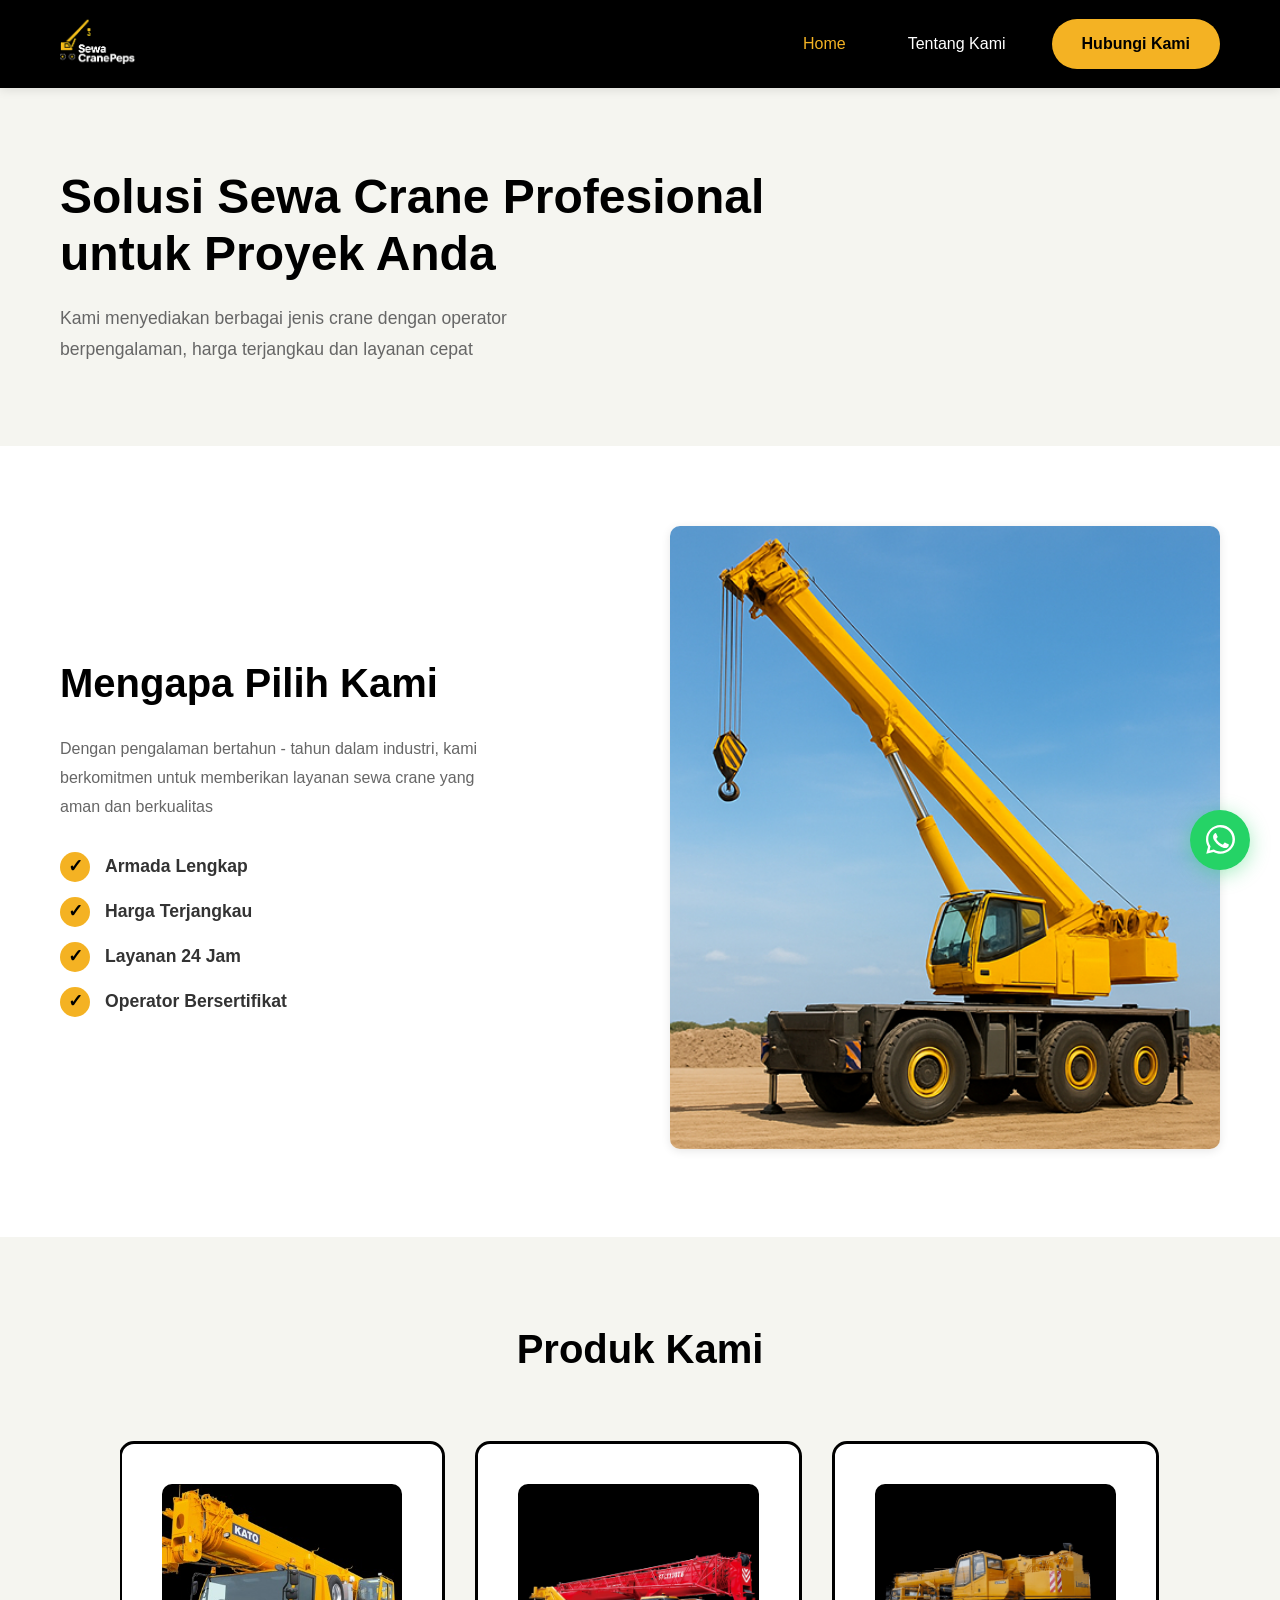
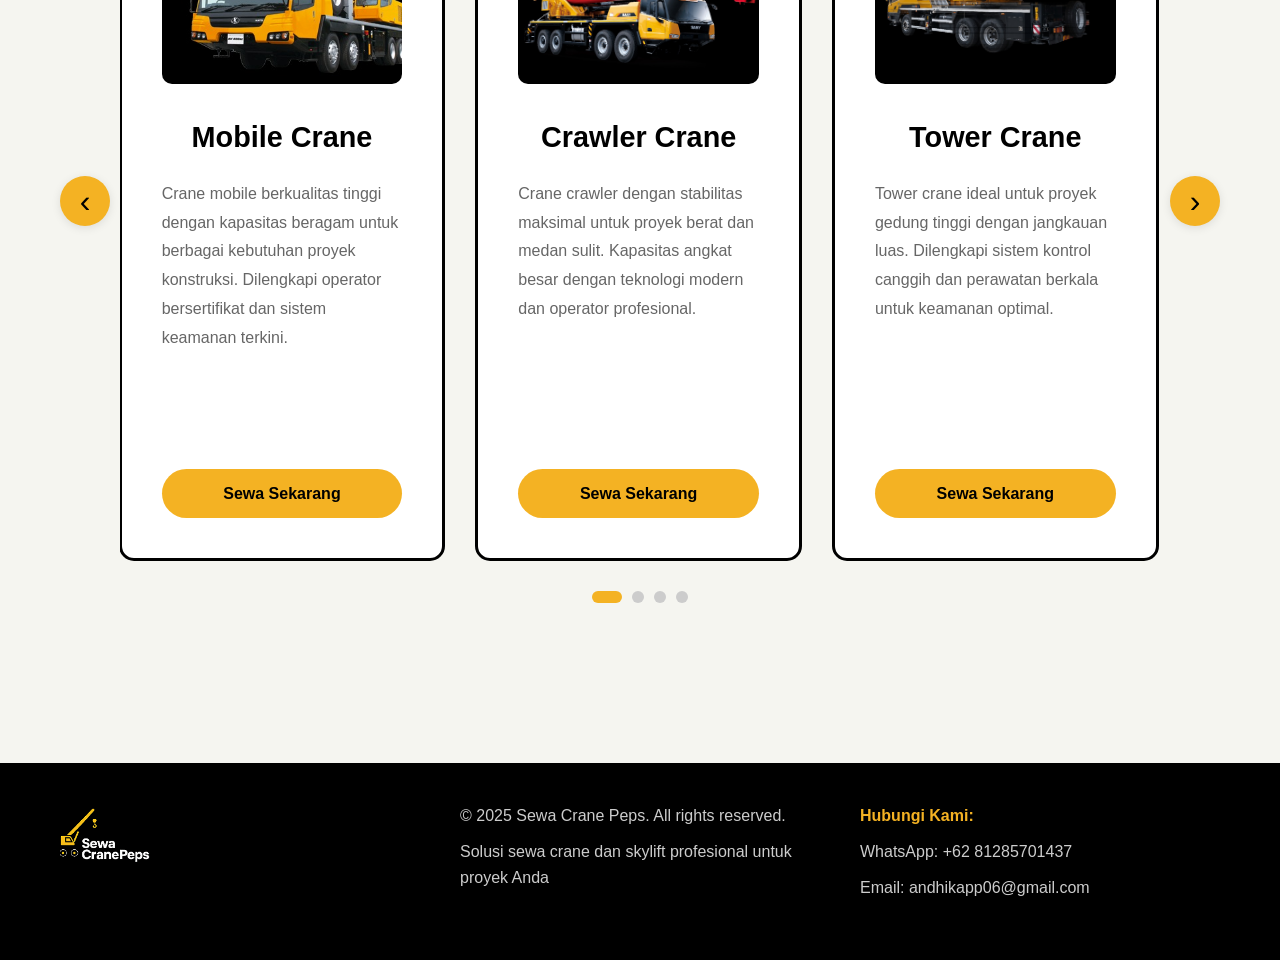
<file: index.html>
<!DOCTYPE html>
<html lang="id">
<head>
    <meta charset="UTF-8">
    <meta name="viewport" content="width=device-width, initial-scale=1.0">
    <title>Sewa Crane Peps - Solusi Sewa Crane Profesional</title>
    <meta name="description" content="Sewa crane dan skylift profesional dengan operator berpengalaman, harga terjangkau, dan layanan 24 jam">
    <link rel="icon" type="image/png" href="images/logo.png">
    <link rel="stylesheet" href="css/styles.css">
</head>
<body>
    <!-- Header -->
    <header class="header">
        <nav class="nav container">
            <div class="nav-logo">
                <img src="images/logo.png" alt="Sewa Crane Peps Logo" class="logo">
            </div>
            <button class="nav-toggle" id="nav-toggle" aria-label="Toggle navigation">
                <span></span>
                <span></span>
                <span></span>
            </button>
            <ul class="nav-menu" id="nav-menu">
                <li><a href="index.html" class="nav-link active">Home</a></li>
                <li><a href="tentang-kami.html" class="nav-link">Tentang Kami</a></li>
                <li><a href="hubungi-kami.html" class="btn btn-primary">Hubungi Kami</a></li>
            </ul>
        </nav>
    </header>

    <!-- Hero Section -->
    <section class="hero">
        <div class="container">
            <div class="hero-content">
                <h1 class="hero-title">
                    Solusi Sewa Crane Profesional<br>
                    untuk Proyek Anda
                </h1>
                <p class="hero-subtitle">
                    Kami menyediakan berbagai jenis crane dengan operator<br>
                    berpengalaman, harga terjangkau dan layanan cepat
                </p>
            </div>
        </div>
    </section>

    <!-- Why Choose Us Section -->
    <section class="why-choose-us">
        <div class="container">
            <div class="why-choose-content">
                <div class="why-text">
                    <h2 class="section-title">Mengapa Pilih Kami</h2>
                    <p class="section-description">
                        Dengan pengalaman bertahun - tahun dalam industri, kami<br>
                        berkomitmen untuk memberikan layanan sewa crane yang<br>
                        aman dan berkualitas
                    </p>
                    <ul class="features-list">
                        <li class="feature-item">
                            <span class="check-icon">✓</span>
                            <span class="feature-text">Armada Lengkap</span>
                        </li>
                        <li class="feature-item">
                            <span class="check-icon">✓</span>
                            <span class="feature-text">Harga Terjangkau</span>
                        </li>
                        <li class="feature-item">
                            <span class="check-icon">✓</span>
                            <span class="feature-text">Layanan 24 Jam</span>
                        </li>
                        <li class="feature-item">
                            <span class="check-icon">✓</span>
                            <span class="feature-text">Operator Bersertifikat</span>
                        </li>
                    </ul>
                </div>
                <div class="why-image">
                    <img src="images/crane-photo.jpg" alt="Crane Profesional" class="crane-photo">
                </div>
            </div>
        </div>
    </section>

    <!-- Products Section -->
    <section class="products">
        <div class="container">
            <h2 class="section-title">Produk Kami</h2>
            <div class="carousel-container">
                <button class="carousel-btn carousel-prev" aria-label="Previous">‹</button>
                <div class="carousel-wrapper">
                    <div class="carousel-track">
                        <!-- Crane Card 1 -->
                        <div class="product-card">
                            <div class="product-icon">
                                <img src="images/crane1.jpeg" alt="Mobile Crane" class="product-image">
                            </div>
                            <h3 class="product-title">Mobile Crane</h3>
                            <p class="product-description">
                                Crane mobile berkualitas tinggi dengan kapasitas beragam untuk berbagai kebutuhan proyek konstruksi. Dilengkapi operator bersertifikat dan sistem keamanan terkini.
                            </p>
                            <a href="https://wa.me/6281285701437?text=Halo,%20saya%20ingin%20bertanya%20tentang%20jasa%20sewa%20mobile%20crane" class="btn btn-primary" target="_blank" rel="noopener">Sewa Sekarang</a>
                        </div>

                        <!-- Crane Card 2 -->
                        <div class="product-card">
                            <div class="product-icon">
                                <img src="images/crane2.jpeg" alt="Crawler Crane" class="product-image">
                            </div>
                            <h3 class="product-title">Crawler Crane</h3>
                            <p class="product-description">
                                Crane crawler dengan stabilitas maksimal untuk proyek berat dan medan sulit. Kapasitas angkat besar dengan teknologi modern dan operator profesional.
                            </p>
                            <a href="https://wa.me/6281285701437?text=Halo,%20saya%20ingin%20bertanya%20tentang%20jasa%20sewa%20crawler%20crane" class="btn btn-primary" target="_blank" rel="noopener">Sewa Sekarang</a>
                        </div>

                        <!-- Crane Card 3 -->
                        <div class="product-card">
                            <div class="product-icon">
                                <img src="images/crane3.jpeg" alt="Tower Crane" class="product-image">
                            </div>
                            <h3 class="product-title">Tower Crane</h3>
                            <p class="product-description">
                                Tower crane ideal untuk proyek gedung tinggi dengan jangkauan luas. Dilengkapi sistem kontrol canggih dan perawatan berkala untuk keamanan optimal.
                            </p>
                            <a href="https://wa.me/6281285701437?text=Halo,%20saya%20ingin%20bertanya%20tentang%20jasa%20sewa%20tower%20crane" class="btn btn-primary" target="_blank" rel="noopener">Sewa Sekarang</a>
                        </div>

                        <!-- Skylift Service Card -->
                        <div class="product-card">
                            <div class="product-icon">
                                <img src="images/skylift1.jpeg" alt="Skylift" class="product-image">
                            </div>
                            <h3 class="product-title">Jasa Sewa Skylift</h3>
                            <p class="product-description">
                                Skylift sangat cocok digunakan untuk perawatan gedung, pemasangan reklame, perbaikan listrik, hingga pekerjaan konstruksi ringan. Dengan armada modern dan operator berpengalaman, kami pastikan pekerjaan di ketinggian lebih aman, cepat, dan efisien.
                            </p>
                            <a href="https://wa.me/6281285701437?text=Halo,%20saya%20ingin%20bertanya%20tentang%20jasa%20sewa%20skylift" class="btn btn-primary" target="_blank" rel="noopener">Sewa Skylift Sekarang</a>
                        </div>
                    </div>
                </div>
                <button class="carousel-btn carousel-next" aria-label="Next">›</button>
            </div>
            <div class="carousel-dots"></div>
        </div>
    </section>

    <!-- Footer -->
    <footer class="footer">
        <div class="container">
            <div class="footer-content">
                <div class="footer-logo">
                    <img src="images/logo.png" alt="Sewa Crane Peps" class="logo">
                </div>
                <div class="footer-info">
                    <p>&copy; 2025 Sewa Crane Peps. All rights reserved.</p>
                    <p>Solusi sewa crane dan skylift profesional untuk proyek Anda</p>
                </div>
                <div class="footer-contact">
                    <p><strong>Hubungi Kami:</strong></p>
                    <p>WhatsApp: +62 81285701437</p>
                    <p>Email: andhikapp06@gmail.com</p>
                </div>
            </div>
        </div>
    </footer>

    <!-- Floating WhatsApp Button -->
    <a href="https://wa.me/6281285701437?text=Halo,%20saya%20ingin%20bertanya%20tentang%20jasa%20sewa%20crane" class="whatsapp-float" target="_blank" rel="noopener" aria-label="Chat WhatsApp">
        <svg width="60" height="60" viewBox="0 0 60 60" fill="none" xmlns="http://www.w3.org/2000/svg">
            <circle cx="30" cy="30" r="30" fill="#25D366"/>
            <path d="M30.5 15C22.492 15 16 21.492 16 29.5C16 32.125 16.758 34.575 18.067 36.667L16.25 43.75L23.583 41.967C25.608 43.142 27.975 43.833 30.5 43.833C38.508 43.833 45 37.342 45 29.333C45 21.325 38.508 15 30.5 15ZM30.5 17.5C37.208 17.5 42.5 22.792 42.5 29.5C42.5 36.208 37.208 41.5 30.5 41.5C28.233 41.5 26.125 40.867 24.333 39.792L23.75 39.458L19.583 40.417L20.558 36.333L20.192 35.708C18.983 33.842 18.25 31.65 18.25 29.333C18.25 22.625 23.542 17.333 30.25 17.333L30.5 17.5ZM25.417 23.333C25.167 23.333 24.75 23.417 24.417 23.833C24.083 24.25 23.083 25.167 23.083 27.083C23.083 29 24.5 30.833 24.667 31.083C24.917 31.333 27.417 35.25 31.333 36.917C34.583 38.333 35.25 38.083 35.917 38C36.583 37.917 38.167 37.083 38.5 36.167C38.833 35.25 38.833 34.5 38.75 34.333C38.667 34.167 38.417 34.083 38 33.917C37.583 33.75 35.75 32.833 35.333 32.667C34.917 32.5 34.667 32.417 34.417 32.833C34.167 33.25 33.5 34.083 33.25 34.333C33 34.583 32.75 34.583 32.333 34.417C31.917 34.25 30.5 33.792 28.833 32.333C27.583 31.167 26.75 29.75 26.5 29.333C26.25 28.917 26.458 28.667 26.625 28.5C26.792 28.333 27 28.083 27.167 27.833C27.333 27.583 27.417 27.417 27.583 27.167C27.75 26.917 27.667 26.667 27.583 26.5C27.5 26.333 26.708 24.5 26.333 23.667C25.958 22.917 25.583 23 25.333 23L25.417 23.333Z" fill="white"/>
        </svg>
    </a>

    <script src="js/main.js"></script>
</body>
</html>
</file>
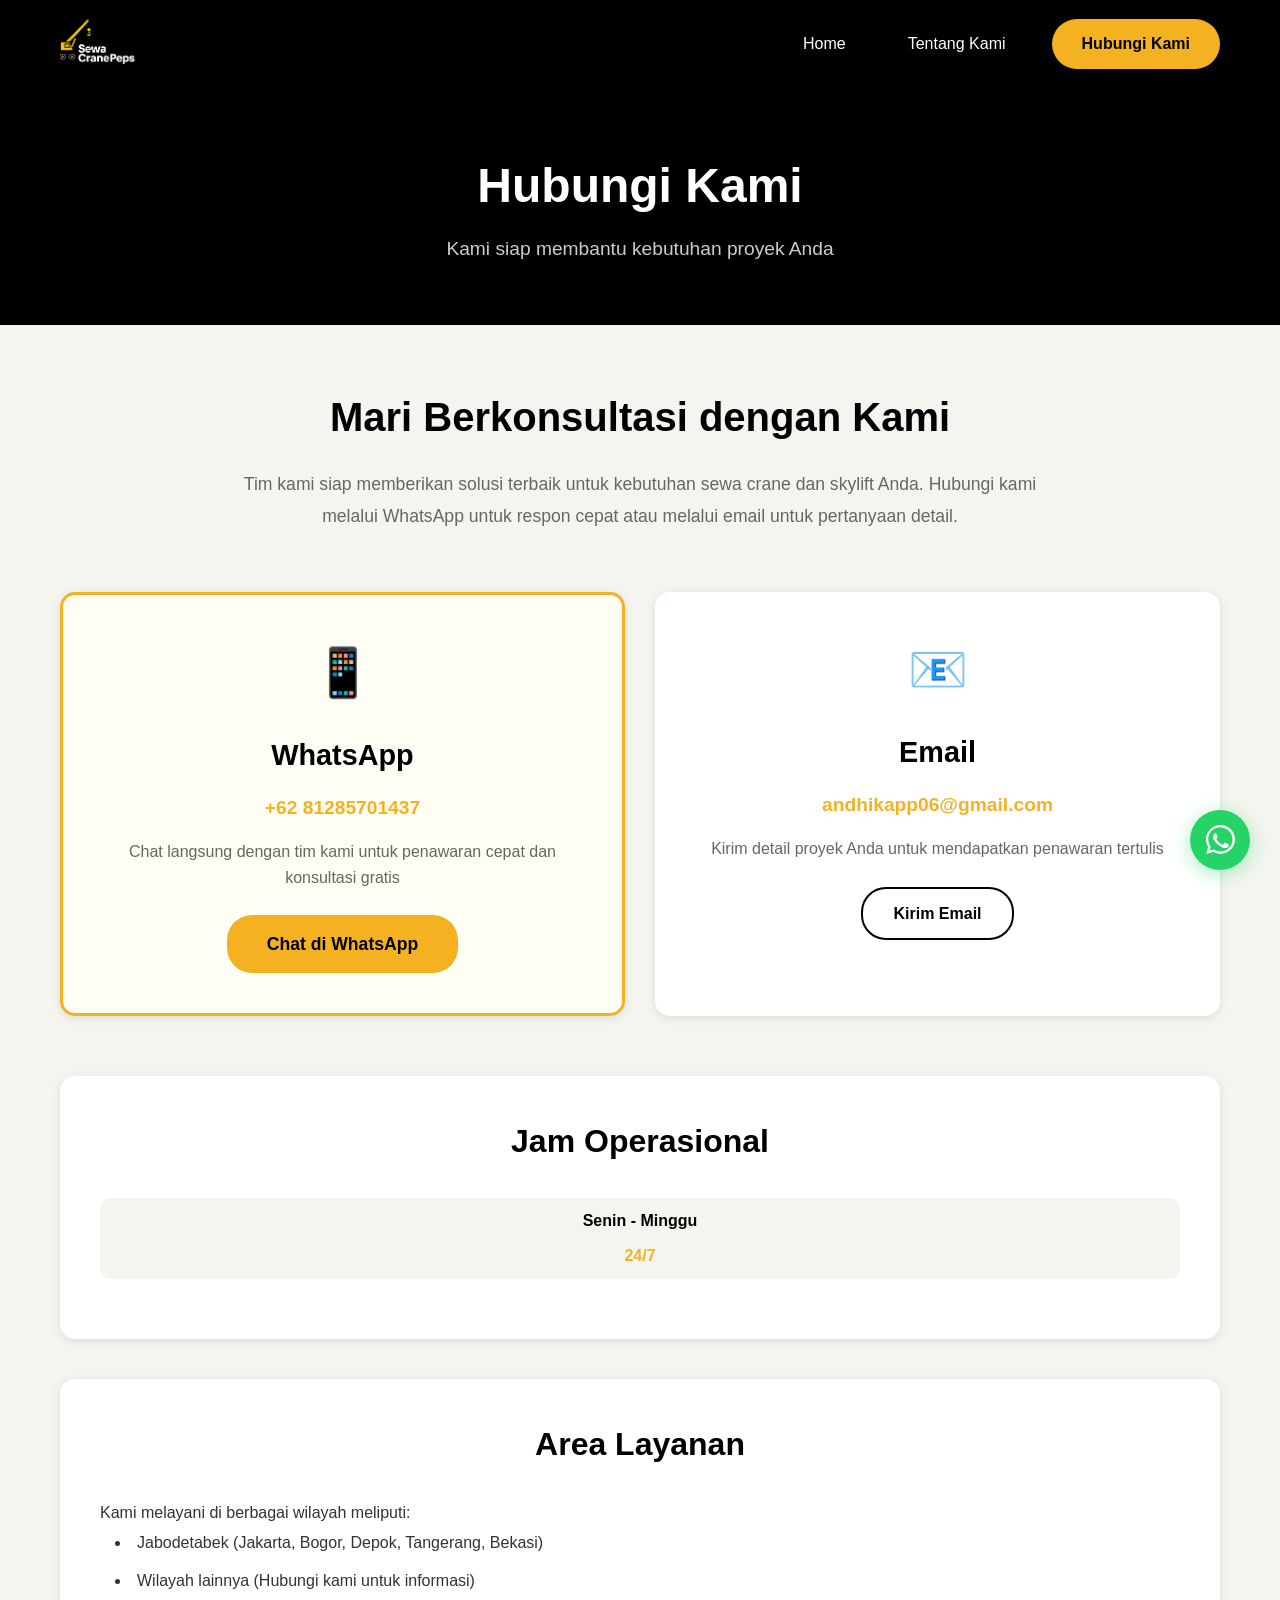
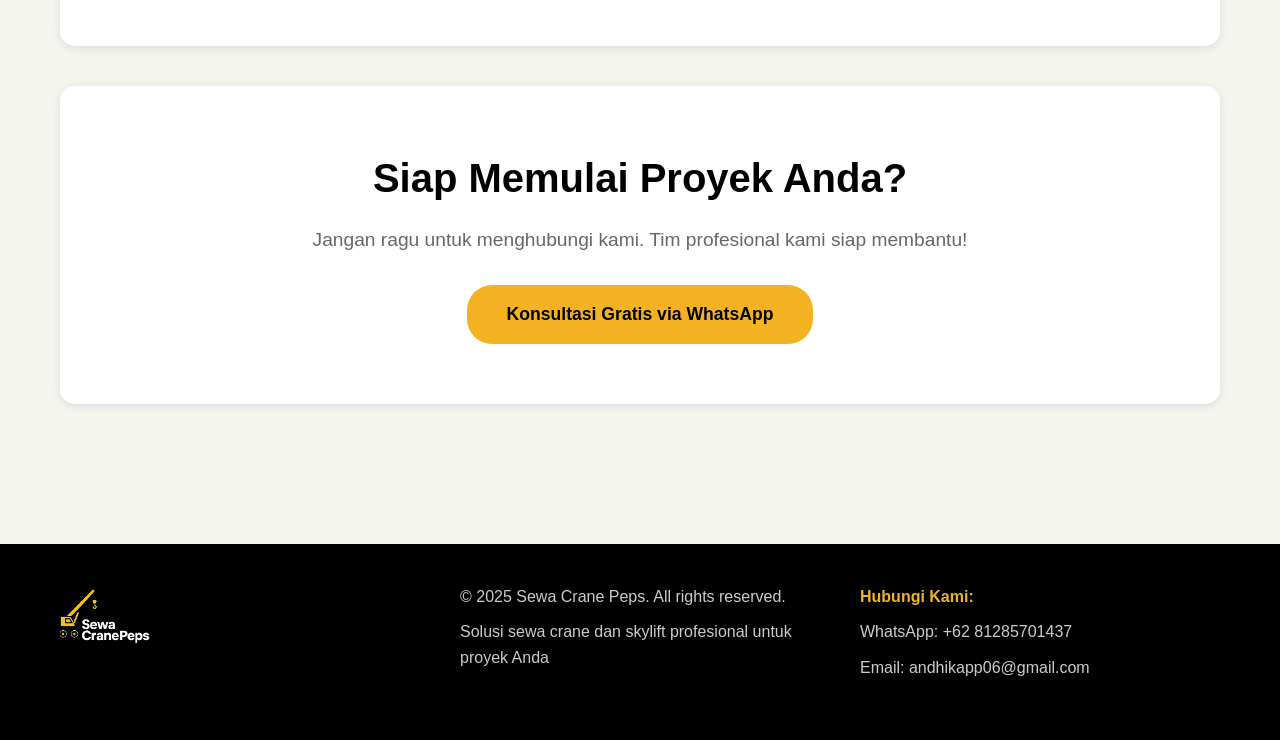
<file: hubungi-kami.html>
<!DOCTYPE html>
<html lang="id">
<head>
    <meta charset="UTF-8">
    <meta name="viewport" content="width=device-width, initial-scale=1.0">
    <title>Hubungi Kami - Sewa Crane Peps</title>
    <meta name="description" content="Hubungi Sewa Crane Peps untuk kebutuhan sewa crane dan skylift profesional">
    <link rel="icon" type="image/png" href="images/logo.png">
    <link rel="stylesheet" href="css/styles.css">
</head>
<body>
    <!-- Header -->
    <header class="header">
        <nav class="nav container">
            <div class="nav-logo">
                <img src="images/logo.png" alt="Sewa Crane Peps Logo" class="logo">
            </div>
            <button class="nav-toggle" id="nav-toggle" aria-label="Toggle navigation">
                <span></span>
                <span></span>
                <span></span>
            </button>
            <ul class="nav-menu" id="nav-menu">
                <li><a href="index.html" class="nav-link">Home</a></li>
                <li><a href="tentang-kami.html" class="nav-link">Tentang Kami</a></li>
                <li><a href="hubungi-kami.html" class="btn btn-primary">Hubungi Kami</a></li>
            </ul>
        </nav>
    </header>

    <!-- Page Header -->
    <section class="page-header">
        <div class="container">
            <h1>Hubungi Kami</h1>
            <p>Kami siap membantu kebutuhan proyek Anda</p>
        </div>
    </section>

    <!-- Contact Content -->
    <section class="contact-content">
        <div class="container">
            <div class="contact-intro">
                <h2>Mari Berkonsultasi dengan Kami</h2>
                <p>
                    Tim kami siap memberikan solusi terbaik untuk kebutuhan sewa crane dan skylift Anda. 
                    Hubungi kami melalui WhatsApp untuk respon cepat atau melalui email untuk pertanyaan detail.
                </p>
            </div>

            <div class="contact-grid">
                <!-- WhatsApp Contact -->
                <div class="contact-card featured">
                    <div class="contact-icon">📱</div>
                    <h3>WhatsApp</h3>
                    <p class="contact-detail">+62 81285701437</p>
                    <p class="contact-description">
                        Chat langsung dengan tim kami untuk penawaran cepat dan konsultasi gratis
                    </p>
                    <a href="https://wa.me/6281234567890?text=Halo,%20saya%20ingin%20bertanya%20tentang%20jasa%20sewa%20crane%20dan%20skylift" class="btn btn-primary btn-large" target="_blank" rel="noopener">
                        Chat di WhatsApp
                    </a>
                </div>

                <!-- Email Contact -->
                <div class="contact-card">
                    <div class="contact-icon">📧</div>
                    <h3>Email</h3>
                    <p class="contact-detail">andhikapp06@gmail.com</p>
                    <p class="contact-description">
                        Kirim detail proyek Anda untuk mendapatkan penawaran tertulis
                    </p>
                    <a href="mailto:andhikapp06@gmail.com" class="btn btn-secondary">
                        Kirim Email
                    </a>
                </div>
            </div>

            <!-- Operating Hours -->
            <div class="operating-hours">
                <h2>Jam Operasional</h2>
                <div class="hours-grid">
                    <div class="hours-item">
                        <span class="day">Senin - Minggu</span>
                        <span class="time">24/7</span>
                    </div>
                </div>
            </div>

            <!-- Service Areas -->
            <div class="service-areas">
                <h2>Area Layanan</h2>
                <p>Kami melayani di berbagai wilayah meliputi:</p>
                <ul class="areas-list">
                    <li>Jabodetabek (Jakarta, Bogor, Depok, Tangerang, Bekasi)</li>
                    <li>Wilayah lainnya (Hubungi kami untuk informasi)</li>
                </ul>
            </div>

            <!-- CTA Section -->
            <div class="cta-section">
                <h2>Siap Memulai Proyek Anda?</h2>
                <p>Jangan ragu untuk menghubungi kami. Tim profesional kami siap membantu!</p>
                <a href="https://wa.me/6281234567890?text=Halo,%20saya%20ingin%20berkonsultasi%20tentang%20sewa%20crane" class="btn btn-primary btn-large" target="_blank" rel="noopener">
                    Konsultasi Gratis via WhatsApp
                </a>
            </div>
        </div>
    </section>

    <!-- Footer -->
    <footer class="footer">
        <div class="container">
            <div class="footer-content">
                <div class="footer-logo">
                    <img src="images/logo.png" alt="Sewa Crane Peps" class="logo">
                </div>
                <div class="footer-info">
                    <p>&copy; 2025 Sewa Crane Peps. All rights reserved.</p>
                    <p>Solusi sewa crane dan skylift profesional untuk proyek Anda</p>
                </div>
                <div class="footer-contact">
                    <p><strong>Hubungi Kami:</strong></p>
                    <p>WhatsApp: +62 81285701437</p>
                    <p>Email: andhikapp06@gmail.com</p>
                </div>
            </div>
        </div>
    </footer>

    <!-- Floating WhatsApp Button -->
    <a href="https://wa.me/6281285701437?text=Halo,%20saya%20ingin%20bertanya%20tentang%20jasa%20sewa%20crane" class="whatsapp-float" target="_blank" rel="noopener" aria-label="Chat WhatsApp">
        <svg width="60" height="60" viewBox="0 0 60 60" fill="none" xmlns="http://www.w3.org/2000/svg">
            <circle cx="30" cy="30" r="30" fill="#25D366"/>
            <path d="M30.5 15C22.492 15 16 21.492 16 29.5C16 32.125 16.758 34.575 18.067 36.667L16.25 43.75L23.583 41.967C25.608 43.142 27.975 43.833 30.5 43.833C38.508 43.833 45 37.342 45 29.333C45 21.325 38.508 15 30.5 15ZM30.5 17.5C37.208 17.5 42.5 22.792 42.5 29.5C42.5 36.208 37.208 41.5 30.5 41.5C28.233 41.5 26.125 40.867 24.333 39.792L23.75 39.458L19.583 40.417L20.558 36.333L20.192 35.708C18.983 33.842 18.25 31.65 18.25 29.333C18.25 22.625 23.542 17.333 30.25 17.333L30.5 17.5ZM25.417 23.333C25.167 23.333 24.75 23.417 24.417 23.833C24.083 24.25 23.083 25.167 23.083 27.083C23.083 29 24.5 30.833 24.667 31.083C24.917 31.333 27.417 35.25 31.333 36.917C34.583 38.333 35.25 38.083 35.917 38C36.583 37.917 38.167 37.083 38.5 36.167C38.833 35.25 38.833 34.5 38.75 34.333C38.667 34.167 38.417 34.083 38 33.917C37.583 33.75 35.75 32.833 35.333 32.667C34.917 32.5 34.667 32.417 34.417 32.833C34.167 33.25 33.5 34.083 33.25 34.333C33 34.583 32.75 34.583 32.333 34.417C31.917 34.25 30.5 33.792 28.833 32.333C27.583 31.167 26.75 29.75 26.5 29.333C26.25 28.917 26.458 28.667 26.625 28.5C26.792 28.333 27 28.083 27.167 27.833C27.333 27.583 27.417 27.417 27.583 27.167C27.75 26.917 27.667 26.667 27.583 26.5C27.5 26.333 26.708 24.5 26.333 23.667C25.958 22.917 25.583 23 25.333 23L25.417 23.333Z" fill="white"/>
        </svg>
    </a>

    <script src="js/main.js"></script>
</body>
</html>
</file>
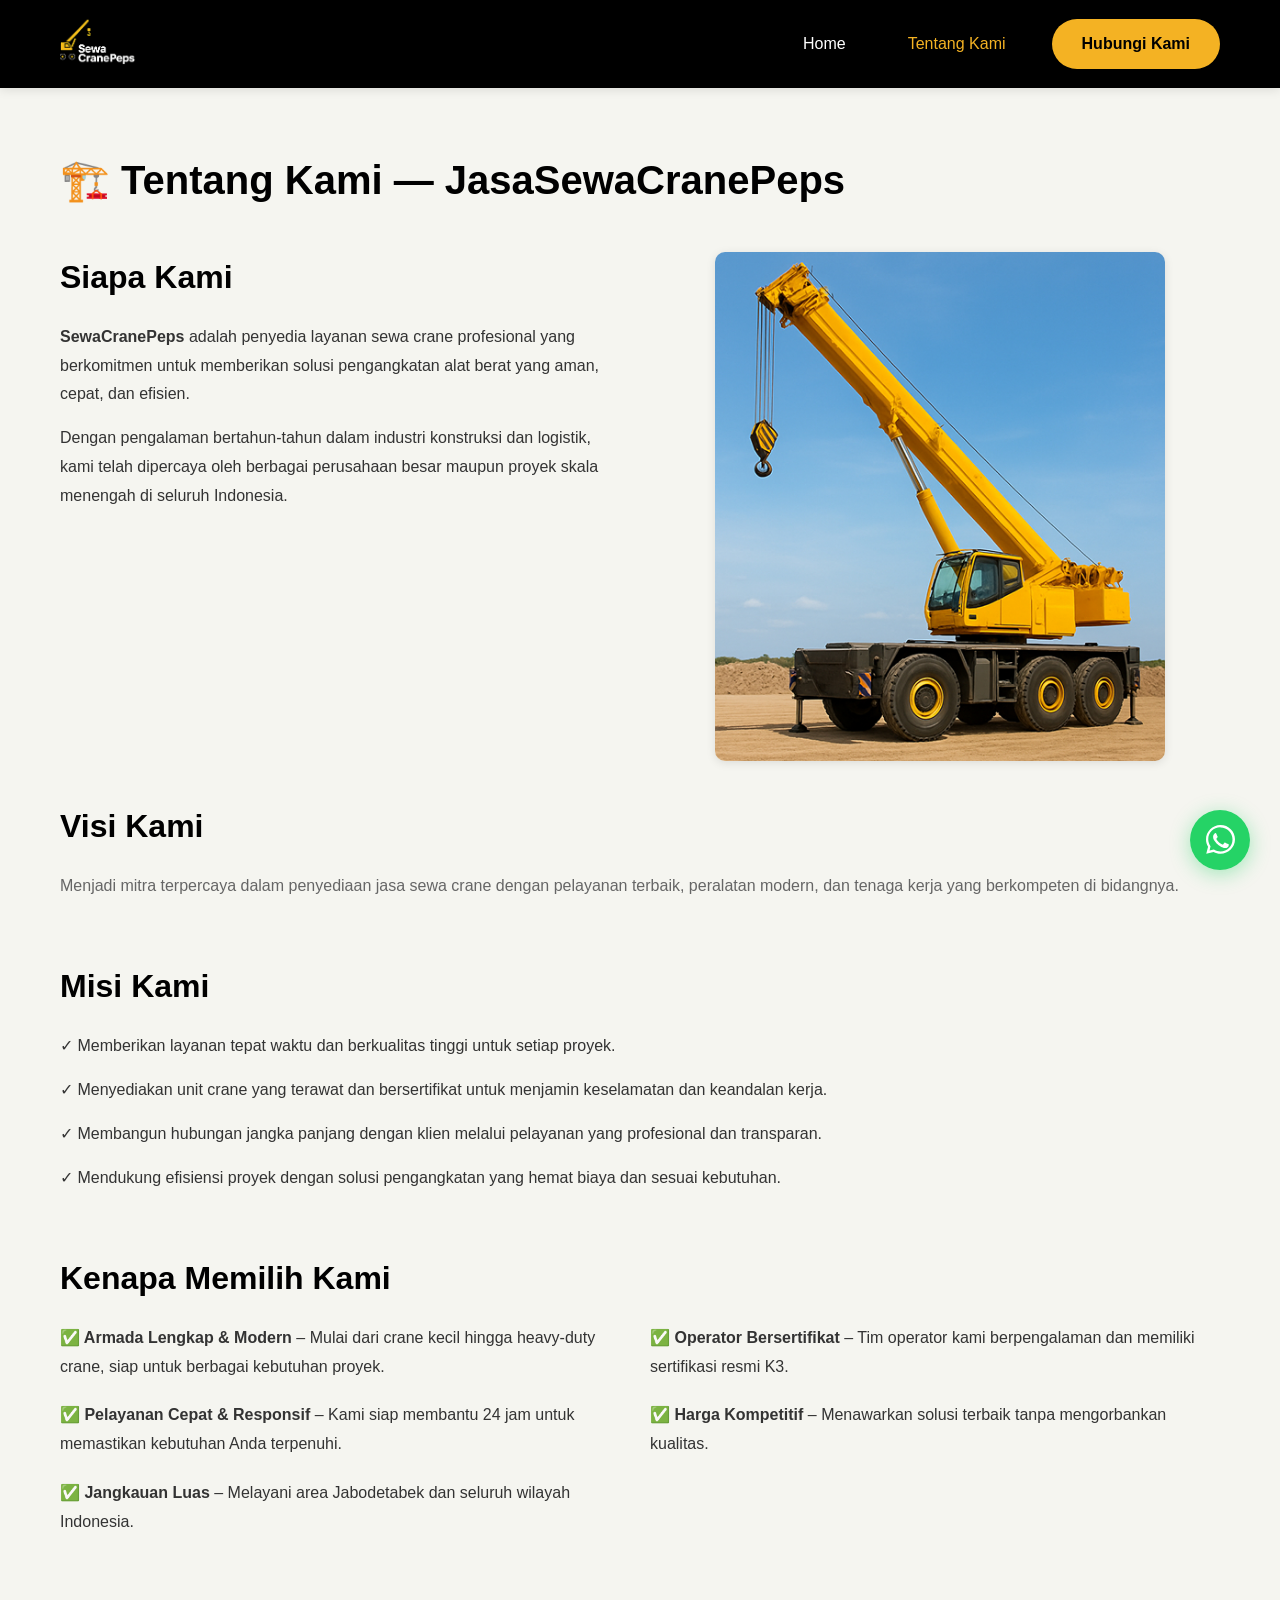
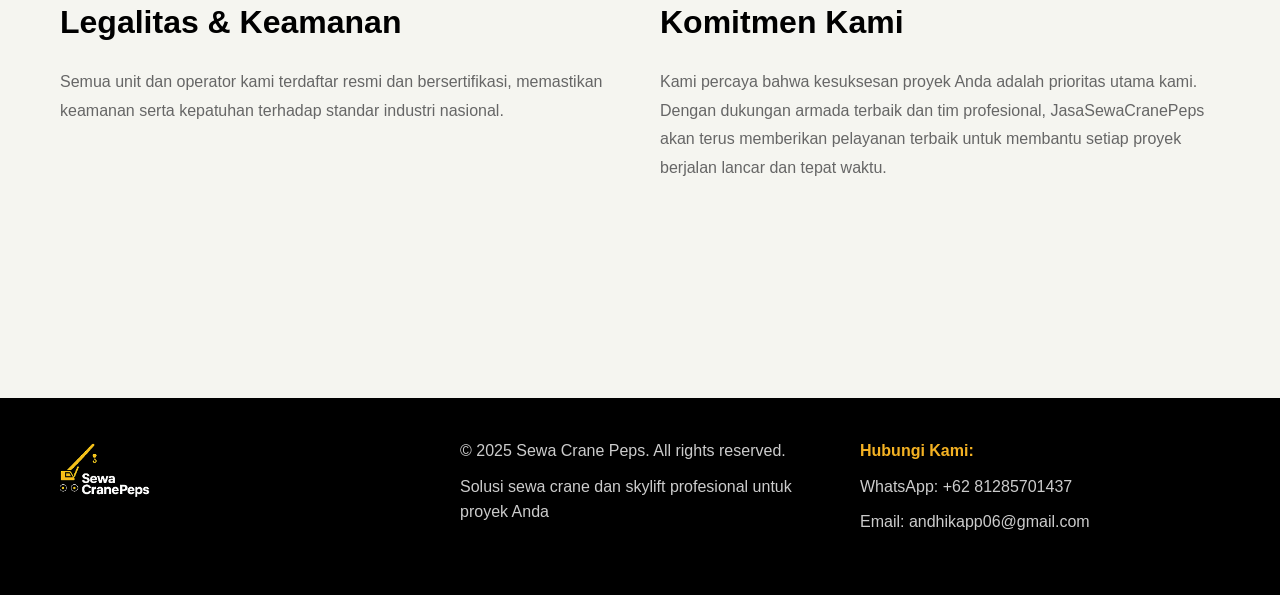
<file: tentang-kami.html>
<!DOCTYPE html>
<html lang="id">
<head>
    <meta charset="UTF-8">
    <meta name="viewport" content="width=device-width, initial-scale=1.0">
    <title>Tentang Kami - Sewa Crane Peps</title>
    <meta name="description" content="Tentang Sewa Crane Peps - Penyedia jasa sewa crane dan skylift profesional dengan pengalaman bertahun-tahun">
    <link rel="icon" type="image/png" href="images/logo.png">
    <link rel="stylesheet" href="css/styles.css">
</head>
<body>
    <!-- Header -->
    <header class="header">
        <nav class="nav container">
            <div class="nav-logo">
                <img src="images/logo.png" alt="Sewa Crane Peps Logo" class="logo">
            </div>
            <button class="nav-toggle" id="nav-toggle" aria-label="Toggle navigation">
                <span></span>
                <span></span>
                <span></span>
            </button>
            <ul class="nav-menu" id="nav-menu">
                <li><a href="index.html" class="nav-link">Home</a></li>
                <li><a href="tentang-kami.html" class="nav-link active">Tentang Kami</a></li>
                <li><a href="hubungi-kami.html" class="btn btn-primary">Hubungi Kami</a></li>
            </ul>
        </nav>
    </header>

    <!-- About Content -->
    <section class="about-content">
        <div class="container">
            <!-- Page Title -->
            <div class="about-title">
                <h1>🏗️ Tentang Kami — JasaSewaCranePeps</h1>
            </div>

            <!-- Siapa Kami Section with Image -->
            <div class="about-intro">
                <div class="about-intro-text">
                    <h2>Siapa Kami</h2>
                    <p>
                        <strong>SewaCranePeps</strong> adalah penyedia layanan sewa crane profesional yang berkomitmen untuk memberikan solusi pengangkatan alat berat yang aman, cepat, dan efisien.
                    </p>
                    <p>
                        Dengan pengalaman bertahun-tahun dalam industri konstruksi dan logistik, kami telah dipercaya oleh berbagai perusahaan besar maupun proyek skala menengah di seluruh Indonesia.
                    </p>
                </div>
                <div class="about-intro-image">
                    <img src="images/crane-photo.jpg" alt="Crane Profesional" class="crane-photo">
                </div>
            </div>

            <!-- Visi Section -->
            <div class="about-section">
                <h2>Visi Kami</h2>
                <p>
                    Menjadi mitra terpercaya dalam penyediaan jasa sewa crane dengan pelayanan terbaik, peralatan modern, dan tenaga kerja yang berkompeten di bidangnya.
                </p>
            </div>

            <!-- Misi Section -->
            <div class="about-section">
                <h2>Misi Kami</h2>
                <ul class="mission-list">
                    <li>✓ Memberikan layanan tepat waktu dan berkualitas tinggi untuk setiap proyek.</li>
                    <li>✓ Menyediakan unit crane yang terawat dan bersertifikat untuk menjamin keselamatan dan keandalan kerja.</li>
                    <li>✓ Membangun hubungan jangka panjang dengan klien melalui pelayanan yang profesional dan transparan.</li>
                    <li>✓ Mendukung efisiensi proyek dengan solusi pengangkatan yang hemat biaya dan sesuai kebutuhan.</li>
                </ul>
            </div>

            <!-- Kenapa Memilih Kami Section -->
            <div class="about-section">
                <h2>Kenapa Memilih Kami</h2>
                <div class="why-choose-list">
                    <div class="why-item">
                        <p><strong>✅ Armada Lengkap & Modern</strong> – Mulai dari crane kecil hingga heavy-duty crane, siap untuk berbagai kebutuhan proyek.</p>
                    </div>
                    <div class="why-item">
                        <p><strong>✅ Operator Bersertifikat</strong> – Tim operator kami berpengalaman dan memiliki sertifikasi resmi K3.</p>
                    </div>
                    <div class="why-item">
                        <p><strong>✅ Pelayanan Cepat & Responsif</strong> – Kami siap membantu 24 jam untuk memastikan kebutuhan Anda terpenuhi.</p>
                    </div>
                    <div class="why-item">
                        <p><strong>✅ Harga Kompetitif</strong> – Menawarkan solusi terbaik tanpa mengorbankan kualitas.</p>
                    </div>
                    <div class="why-item">
                        <p><strong>✅ Jangkauan Luas</strong> – Melayani area Jabodetabek dan seluruh wilayah Indonesia.</p>
                    </div>
                </div>
            </div>

            <!-- Bottom Two Columns -->
            <div class="about-bottom-grid">
                <!-- Legalitas & Keamanan -->
                <div class="about-section">
                    <h2>Legalitas & Keamanan</h2>
                    <p>
                        Semua unit dan operator kami terdaftar resmi dan bersertifikasi, memastikan keamanan serta kepatuhan terhadap standar industri nasional.
                    </p>
                </div>

                <!-- Komitmen Kami -->
                <div class="about-section">
                    <h2>Komitmen Kami</h2>
                    <p>
                        Kami percaya bahwa kesuksesan proyek Anda adalah prioritas utama kami. Dengan dukungan armada terbaik dan tim profesional, JasaSewaCranePeps akan terus memberikan pelayanan terbaik untuk membantu setiap proyek berjalan lancar dan tepat waktu.
                    </p>
                </div>
            </div>
        </div>
    </section>

    <!-- Footer -->
    <footer class="footer">
        <div class="container">
            <div class="footer-content">
                <div class="footer-logo">
                    <img src="images/logo.png" alt="Sewa Crane Peps" class="logo">
                </div>
                <div class="footer-info">
                    <p>&copy; 2025 Sewa Crane Peps. All rights reserved.</p>
                    <p>Solusi sewa crane dan skylift profesional untuk proyek Anda</p>
                </div>
                <div class="footer-contact">
                    <p><strong>Hubungi Kami:</strong></p>
                    <p>WhatsApp: +62 81285701437</p>
                    <p>Email: andhikapp06@gmail.com</p>
                </div>
            </div>
        </div>
    </footer>

    <!-- Floating WhatsApp Button -->
    <a href="https://wa.me/6281285701437?text=Halo,%20saya%20ingin%20bertanya%20tentang%20jasa%20sewa%20crane" class="whatsapp-float" target="_blank" rel="noopener" aria-label="Chat WhatsApp">
        <svg width="60" height="60" viewBox="0 0 60 60" fill="none" xmlns="http://www.w3.org/2000/svg">
            <circle cx="30" cy="30" r="30" fill="#25D366"/>
            <path d="M30.5 15C22.492 15 16 21.492 16 29.5C16 32.125 16.758 34.575 18.067 36.667L16.25 43.75L23.583 41.967C25.608 43.142 27.975 43.833 30.5 43.833C38.508 43.833 45 37.342 45 29.333C45 21.325 38.508 15 30.5 15ZM30.5 17.5C37.208 17.5 42.5 22.792 42.5 29.5C42.5 36.208 37.208 41.5 30.5 41.5C28.233 41.5 26.125 40.867 24.333 39.792L23.75 39.458L19.583 40.417L20.558 36.333L20.192 35.708C18.983 33.842 18.25 31.65 18.25 29.333C18.25 22.625 23.542 17.333 30.25 17.333L30.5 17.5ZM25.417 23.333C25.167 23.333 24.75 23.417 24.417 23.833C24.083 24.25 23.083 25.167 23.083 27.083C23.083 29 24.5 30.833 24.667 31.083C24.917 31.333 27.417 35.25 31.333 36.917C34.583 38.333 35.25 38.083 35.917 38C36.583 37.917 38.167 37.083 38.5 36.167C38.833 35.25 38.833 34.5 38.75 34.333C38.667 34.167 38.417 34.083 38 33.917C37.583 33.75 35.75 32.833 35.333 32.667C34.917 32.5 34.667 32.417 34.417 32.833C34.167 33.25 33.5 34.083 33.25 34.333C33 34.583 32.75 34.583 32.333 34.417C31.917 34.25 30.5 33.792 28.833 32.333C27.583 31.167 26.75 29.75 26.5 29.333C26.25 28.917 26.458 28.667 26.625 28.5C26.792 28.333 27 28.083 27.167 27.833C27.333 27.583 27.417 27.417 27.583 27.167C27.75 26.917 27.667 26.667 27.583 26.5C27.5 26.333 26.708 24.5 26.333 23.667C25.958 22.917 25.583 23 25.333 23L25.417 23.333Z" fill="white"/>
        </svg>
    </a>

    <script src="js/main.js"></script>
</body>
</html>
</file>
<file: css/styles.css>
/* ===============================================
   RESET & VARIABLES
   =============================================== */

* {
    margin: 0;
    padding: 0;
    box-sizing: border-box;
}

:root {
    --primary-color: #F4B223;
    --secondary-color: #000000;
    --background-color: #F5F5F0;
    --white: #FFFFFF;
    --text-dark: #333333;
    --text-light: #666666;
    --border-color: #E0E0E0;
    --shadow: 0 2px 10px rgba(0, 0, 0, 0.1);
    --shadow-hover: 0 4px 20px rgba(0, 0, 0, 0.15);
}

body {
    font-family: -apple-system, BlinkMacSystemFont, 'Segoe UI', Arial, sans-serif;
    line-height: 1.6;
    color: var(--text-dark);
    background-color: var(--background-color);
}

.container {
    max-width: 1200px;
    margin: 0 auto;
    padding: 0 20px;
}

/* ===============================================
   HEADER & NAVIGATION
   =============================================== */

.header {
    background-color: var(--secondary-color);
    padding: 15px 0;
    position: sticky;
    top: 0;
    z-index: 1000;
    box-shadow: var(--shadow);
}

.nav {
    display: flex;
    justify-content: space-between;
    align-items: center;
}

.nav-logo .logo {
    height: 50px;
    width: auto;
}

.nav-menu {
    display: flex;
    list-style: none;
    gap: 30px;
    align-items: center;
}

.nav-link {
    color: var(--white);
    text-decoration: none;
    font-weight: 500;
    transition: color 0.3s;
    padding: 8px 16px;
}

.nav-link:hover,
.nav-link.active {
    color: var(--primary-color);
}

.nav-toggle {
    display: none;
    flex-direction: column;
    background: none;
    border: none;
    cursor: pointer;
    padding: 5px;
}

.nav-toggle span {
    width: 25px;
    height: 3px;
    background-color: var(--white);
    margin: 3px 0;
    transition: 0.3s;
}

/* ===============================================
   BUTTONS
   =============================================== */

.btn {
    display: inline-block;
    padding: 12px 30px;
    text-decoration: none;
    border-radius: 25px;
    font-weight: 600;
    transition: all 0.3s;
    border: none;
    cursor: pointer;
    text-align: center;
}

.btn-primary {
    background-color: var(--primary-color);
    color: var(--secondary-color);
}

.btn-primary:hover {
    background-color: #E5A310;
    transform: translateY(-2px);
    box-shadow: var(--shadow-hover);
}

.btn-secondary {
    background-color: transparent;
    color: var(--secondary-color);
    border: 2px solid var(--secondary-color);
}

.btn-secondary:hover {
    background-color: var(--secondary-color);
    color: var(--white);
}

.btn-large {
    padding: 15px 40px;
    font-size: 1.1rem;
}

/* ===============================================
   HERO SECTION
   =============================================== */

.hero {
    padding: 80px 0;
    background-color: var(--background-color);
}

.hero-content {
    max-width: 800px;
}

.hero-title {
    font-size: 3rem;
    font-weight: 700;
    color: var(--secondary-color);
    margin-bottom: 20px;
    line-height: 1.2;
}

.hero-subtitle {
    font-size: 1.1rem;
    color: var(--text-light);
    line-height: 1.8;
}

/* ===============================================
   WHY CHOOSE US SECTION
   =============================================== */

.why-choose-us {
    padding: 80px 0;
    background-color: var(--white);
}

.why-choose-content {
    display: grid;
    grid-template-columns: 1fr 1fr;
    gap: 60px;
    align-items: center;
}

.section-title {
    font-size: 2.5rem;
    font-weight: 700;
    color: var(--secondary-color);
    margin-bottom: 20px;
}

.section-description {
    color: var(--text-light);
    margin-bottom: 30px;
    line-height: 1.8;
}

.features-list {
    list-style: none;
}

.feature-item {
    display: flex;
    align-items: center;
    margin-bottom: 15px;
    font-size: 1.1rem;
}

.check-icon {
    width: 30px;
    height: 30px;
    background-color: var(--primary-color);
    color: var(--secondary-color);
    border-radius: 50%;
    display: flex;
    align-items: center;
    justify-content: center;
    margin-right: 15px;
    font-weight: bold;
    flex-shrink: 0;
}

.feature-text {
    font-weight: 600;
    color: var(--text-dark);
}

.why-image .crane-photo {
    width: 100%;
    height: auto;
    border-radius: 10px;
    box-shadow: var(--shadow);
}

/* ===============================================
   PRODUCTS SECTION
   =============================================== */

.products {
    padding: 80px 0;
    background-color: var(--background-color);
}

.products .section-title {
    text-align: center;
    margin-bottom: 60px;
}

/* Carousel Styles */
.carousel-container {
    position: relative;
    max-width: 1200px;
    margin: 0 auto;
    padding: 0 60px;
}

.carousel-wrapper {
    overflow: hidden;
    margin: 0 auto;
    min-height: 600px;
}

.carousel-track {
    display: flex;
    gap: 30px;
}

.product-card {
    background-color: var(--white);
    padding: 40px;
    border-radius: 15px;
    border: 3px solid var(--secondary-color);
    text-align: center;
    transition: all 0.3s;
    flex: 0 0 calc(33.333% - 20px);
    min-width: calc(33.333% - 20px);
    display: flex;
    flex-direction: column;
}

.product-card:hover {
    transform: translateY(-5px);
    box-shadow: var(--shadow-hover);
}

.product-icon {
    margin-bottom: 30px;
    display: flex;
    justify-content: center;
    align-items: center;
    min-height: 200px;
}

.product-icon .product-image {
    width: 100%;
    height: 200px;
    object-fit: cover;
    border-radius: 10px;
}

.product-title {
    font-size: 1.8rem;
    font-weight: 700;
    color: var(--secondary-color);
    margin-bottom: 20px;
}

.product-description {
    color: var(--text-light);
    line-height: 1.8;
    margin-bottom: 30px;
    text-align: left;
    flex-grow: 1;
}

/* Carousel Navigation Buttons */
.carousel-btn {
    position: absolute;
    top: 50%;
    transform: translateY(-50%);
    background-color: var(--primary-color);
    color: var(--secondary-color);
    border: none;
    width: 50px;
    height: 50px;
    border-radius: 50%;
    font-size: 2rem;
    cursor: pointer;
    display: flex;
    align-items: center;
    justify-content: center;
    z-index: 10;
    transition: all 0.3s;
    box-shadow: var(--shadow);
}

.carousel-btn:hover {
    background-color: #E5A310;
    transform: translateY(-50%) scale(1.1);
    box-shadow: var(--shadow-hover);
}

.carousel-prev {
    left: 0;
}

.carousel-next {
    right: 0;
}

/* Carousel Dots */
.carousel-dots {
    display: flex;
    justify-content: center;
    gap: 10px;
    margin-top: 30px;
}

.carousel-dot {
    width: 12px;
    height: 12px;
    border-radius: 50%;
    background-color: #CCCCCC;
    border: none;
    cursor: pointer;
    transition: all 0.3s;
}

.carousel-dot.active {
    background-color: var(--primary-color);
    width: 30px;
    border-radius: 6px;
}

/* ===============================================
   FOOTER
   =============================================== */

.footer {
    background-color: var(--secondary-color);
    color: var(--white);
    padding: 40px 0 20px;
    margin-top: 80px;
}

.footer-content {
    display: grid;
    grid-template-columns: repeat(3, 1fr);
    gap: 40px;
    padding-bottom: 30px;
}

.footer-logo .logo {
    height: 60px;
    width: auto;
}

.footer-info p,
.footer-contact p {
    margin-bottom: 10px;
    color: #CCCCCC;
}

.footer-contact strong {
    color: var(--primary-color);
}

/* ===============================================
   PAGE HEADER (for About & Contact pages)
   =============================================== */

.page-header {
    background-color: var(--secondary-color);
    color: var(--white);
    padding: 60px 0;
    text-align: center;
}

.page-header h1 {
    font-size: 3rem;
    margin-bottom: 10px;
}

.page-header p {
    font-size: 1.2rem;
    color: #CCCCCC;
}

/* ===============================================
   ABOUT PAGE STYLES
   =============================================== */

.about-content {
    padding: 60px 0;
}

.about-section {
    margin-bottom: 60px;
}

.about-section h2 {
    font-size: 2rem;
    margin-bottom: 20px;
    color: var(--secondary-color);
}

.about-section p,
.about-section ul {
    color: var(--text-light);
    line-height: 1.8;
    margin-bottom: 15px;
}

.vision-mission {
    display: grid;
    grid-template-columns: repeat(2, 1fr);
    gap: 30px;
    margin-top: 30px;
}

.vm-card {
    background-color: var(--white);
    padding: 30px;
    border-radius: 10px;
    box-shadow: var(--shadow);
}

.vm-card h3 {
    color: var(--primary-color);
    margin-bottom: 15px;
    font-size: 1.5rem;
}

.vm-card ul {
    list-style-position: inside;
}

.vm-card li {
    margin-bottom: 10px;
}

.advantages-grid {
    display: grid;
    grid-template-columns: repeat(3, 1fr);
    gap: 30px;
    margin-top: 30px;
}

.advantage-card {
    background-color: var(--white);
    padding: 30px;
    border-radius: 10px;
    box-shadow: var(--shadow);
    text-align: center;
    transition: all 0.3s;
}

.advantage-card:hover {
    transform: translateY(-5px);
    box-shadow: var(--shadow-hover);
}

.advantage-icon {
    font-size: 3rem;
    margin-bottom: 15px;
}

.advantage-card h3 {
    color: var(--secondary-color);
    margin-bottom: 15px;
    font-size: 1.3rem;
}

.experience-list {
    list-style-position: inside;
    margin-top: 20px;
}

.experience-list li {
    margin-bottom: 12px;
    padding-left: 10px;
}

.cta-section {
    background-color: var(--white);
    padding: 60px;
    border-radius: 15px;
    text-align: center;
    box-shadow: var(--shadow);
    margin-top: 40px;
}

.cta-section h2 {
    font-size: 2.5rem;
    margin-bottom: 15px;
    color: var(--secondary-color);
}

.cta-section p {
    font-size: 1.2rem;
    color: var(--text-light);
    margin-bottom: 30px;
}

/* New About Page Styles */
.about-title {
    text-align: left;
    margin-bottom: 40px;
}

.about-title h1 {
    font-size: 2.5rem;
    color: var(--secondary-color);
    font-weight: 700;
}

.about-intro {
    display: grid;
    grid-template-columns: 1fr 1fr;
    gap: 40px;
    align-items: start;
    margin-bottom: 40px;
}

.about-intro-text h2 {
    font-size: 2rem;
    color: var(--secondary-color);
    margin-bottom: 20px;
    font-weight: 700;
}

.about-intro-text p {
    color: var(--text-dark);
    line-height: 1.8;
    margin-bottom: 15px;
}

.about-intro-image {
    display: flex;
    justify-content: center;
    align-items: flex-start;
}

.about-intro-image .crane-photo {
    width: 100%;
    max-width: 450px;
    height: auto;
    border-radius: 10px;
    box-shadow: var(--shadow);
}

.mission-list {
    list-style: none;
    margin-top: 20px;
}

.mission-list li {
    color: var(--text-dark);
    line-height: 1.8;
    margin-bottom: 15px;
    padding-left: 0;
}

.why-choose-list {
    display: grid;
    grid-template-columns: repeat(2, 1fr);
    gap: 20px;
    margin-top: 20px;
}

.why-item p {
    color: var(--text-dark);
    line-height: 1.8;
    margin: 0;
}

.about-bottom-grid {
    display: grid;
    grid-template-columns: repeat(2, 1fr);
    gap: 40px;
    margin-top: 40px;
}

/* ===============================================
   CONTACT PAGE STYLES
   =============================================== */

.contact-content {
    padding: 60px 0;
}

.contact-intro {
    text-align: center;
    max-width: 800px;
    margin: 0 auto 60px;
}

.contact-intro h2 {
    font-size: 2.5rem;
    color: var(--secondary-color);
    margin-bottom: 20px;
}

.contact-intro p {
    font-size: 1.1rem;
    color: var(--text-light);
    line-height: 1.8;
}

.contact-grid {
    display: grid;
    grid-template-columns: repeat(2, 1fr);
    gap: 30px;
    margin-bottom: 60px;
}

.contact-card {
    background-color: var(--white);
    padding: 40px;
    border-radius: 15px;
    box-shadow: var(--shadow);
    text-align: center;
    transition: all 0.3s;
}

.contact-card:hover {
    transform: translateY(-5px);
    box-shadow: var(--shadow-hover);
}

.contact-card.featured {
    border: 3px solid var(--primary-color);
    background-color: #FFFEF5;
}

.contact-icon {
    font-size: 3rem;
    margin-bottom: 20px;
}

.contact-card h3 {
    font-size: 1.8rem;
    color: var(--secondary-color);
    margin-bottom: 15px;
}

.contact-detail {
    font-size: 1.2rem;
    font-weight: 600;
    color: var(--primary-color);
    margin-bottom: 15px;
}

.contact-description {
    color: var(--text-light);
    margin-bottom: 25px;
    line-height: 1.6;
}

.operating-hours,
.service-areas,
.quick-contact {
    background-color: var(--white);
    padding: 40px;
    border-radius: 15px;
    box-shadow: var(--shadow);
    margin-bottom: 40px;
}

.operating-hours h2,
.service-areas h2,
.quick-contact h2 {
    font-size: 2rem;
    color: var(--secondary-color);
    margin-bottom: 30px;
    text-align: center;
}

.hours-grid {
    display: grid;
    /* grid-template-columns: repeat(1, 1fr); */
    gap: 20px;
    margin-bottom: 20px;
}

.hours-item {
    background-color: var(--background-color);
    padding: 10px;
    border-radius: 10px;
    text-align: center;
}

.hours-item .day {
    display: block;
    font-weight: 600;
    color: var(--secondary-color);
    margin-bottom: 10px;
}

.hours-item .time {
    display: block;
    color: var(--primary-color);
    font-weight: 600;
}

.hours-note {
    text-align: center;
    color: var(--text-light);
    margin-top: 20px;
}

.areas-list {
    list-style-position: inside;
    max-width: 800px;
    margin: 5px;
}

.areas-list li {
    margin-bottom: 12px;
    padding-left: 10px;
}

.info-checklist {
    display: grid;
    grid-template-columns: repeat(2, 1fr);
    gap: 15px;
    margin-top: 30px;
}

.checklist-item {
    background-color: var(--background-color);
    padding: 15px 20px;
    border-radius: 8px;
    color: var(--text-dark);
}

/* ===============================================
   FLOATING WHATSAPP BUTTON
   =============================================== */

.whatsapp-float {
    position: fixed;
    bottom: 30px;
    right: 30px;
    z-index: 9999;
    width: 60px;
    height: 60px;
    border-radius: 50%;
    box-shadow: 0 4px 20px rgba(37, 211, 102, 0.4);
    transition: all 0.3s ease;
    animation: pulse-whatsapp 2s infinite;
}

.whatsapp-float:hover {
    transform: scale(1.1);
    box-shadow: 0 6px 30px rgba(37, 211, 102, 0.6);
}

.whatsapp-float svg {
    display: block;
    width: 100%;
    height: 100%;
}

@keyframes pulse-whatsapp {
    0% {
        box-shadow: 0 4px 20px rgba(37, 211, 102, 0.4);
    }
    50% {
        box-shadow: 0 4px 30px rgba(37, 211, 102, 0.6);
    }
    100% {
        box-shadow: 0 4px 20px rgba(37, 211, 102, 0.4);
    }
}

/* ===============================================
   RESPONSIVE DESIGN
   =============================================== */

@media (max-width: 1024px) {
    .hero-title {
        font-size: 2.5rem;
    }

    .section-title {
        font-size: 2rem;
    }

    .advantages-grid {
        grid-template-columns: repeat(2, 1fr);
    }

    .contact-grid {
        grid-template-columns: 1fr;
    }

    .hours-grid {
        grid-template-columns: 1fr;
    }
}

@media (max-width: 768px) {
    .nav-toggle {
        display: flex;
    }

    .nav-menu {
        position: fixed;
        left: -100%;
        top: 70px;
        flex-direction: column;
        background-color: var(--secondary-color);
        width: 100%;
        text-align: center;
        transition: 0.3s;
        box-shadow: var(--shadow);
        padding: 20px 0;
    }

    .nav-menu.active {
        left: 0;
    }

    .hero-title {
        font-size: 2rem;
    }

    .hero-subtitle {
        font-size: 1rem;
    }

    .why-choose-content {
        grid-template-columns: 1fr;
    }

    .why-image {
        order: -1;
    }

    .carousel-container {
        padding: 0 50px;
    }

    .carousel-wrapper {
        min-height: 650px;
    }

    .product-card {
        flex: 0 0 calc(50% - 15px);
        min-width: calc(50% - 15px);
    }

    .carousel-btn {
        width: 40px;
        height: 40px;
        font-size: 1.5rem;
    }

    .footer-content {
        grid-template-columns: 1fr;
        text-align: center;
    }

    .vision-mission {
        grid-template-columns: 1fr;
    }

    .advantages-grid {
        grid-template-columns: 1fr;
    }

    .info-checklist {
        grid-template-columns: 1fr;
    }

    .page-header h1 {
        font-size: 2rem;
    }

    .cta-section {
        padding: 40px 20px;
    }

    .cta-section h2 {
        font-size: 1.8rem;
    }

    /* New About Page Responsive */
    .about-title h1 {
        font-size: 1.8rem;
    }

    .about-intro {
        grid-template-columns: 1fr;
    }

    .about-intro-image {
        order: -1;
        margin-bottom: 20px;
    }

    .why-choose-list {
        grid-template-columns: 1fr;
    }

    .about-bottom-grid {
        grid-template-columns: 1fr;
    }

    /* Floating WhatsApp Responsive */
    .whatsapp-float {
        bottom: 20px;
        right: 20px;
        width: 55px;
        height: 55px;
    }
}

@media (max-width: 480px) {
    .hero-title {
        font-size: 1.5rem;
    }

    .hero-subtitle br {
        display: none;
    }

    .section-description br {
        display: none;
    }

    .btn {
        padding: 10px 20px;
        font-size: 0.9rem;
    }

    .btn-large {
        padding: 12px 25px;
        font-size: 1rem;
    }

    /* Carousel Mobile Styles */
    .carousel-container {
        padding: 0 40px;
    }

    .carousel-wrapper {
        min-height: 750px;
    }

    .product-card {
        flex: 0 0 100%;
        min-width: 100%;
    }

    .carousel-btn {
        width: 35px;
        height: 35px;
        font-size: 1.2rem;
    }

    .product-icon {
        min-height: 150px;
    }

    .product-icon .product-image {
        height: 150px;
    }

    .product-description {
        min-height: auto;
        font-size: 0.9rem;
    }

    /* Floating WhatsApp for Small Screens */
    .whatsapp-float {
        bottom: 15px;
        right: 15px;
        width: 50px;
        height: 50px;
    }
}
</file>
